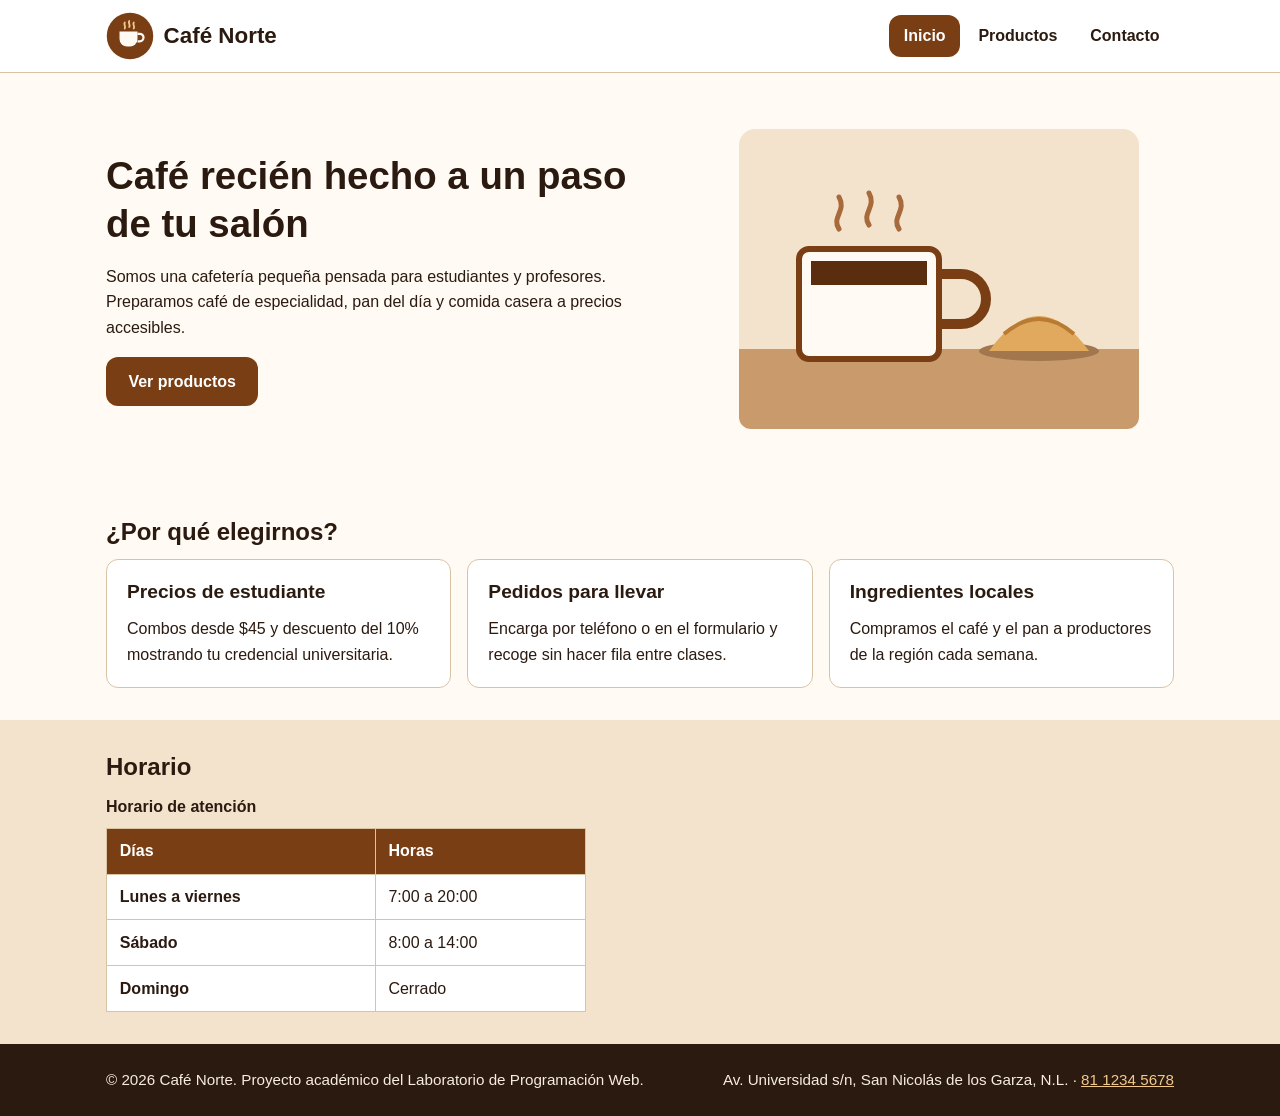
<file: index.html>
<!DOCTYPE html>
<html lang="es">
<head>
  <meta charset="utf-8">
  <meta name="viewport" content="width=device-width, initial-scale=1">
  <meta name="description" content="Café Norte: cafetería universitaria con café de especialidad, pan del día y comida casera.">
  <title>Inicio | Café Norte</title>
  <link rel="stylesheet" href="css/estilos.css">
</head>
<body>
  <a class="saltar" href="#contenido">Saltar al contenido principal</a>

  <header class="encabezado">
    <div class="contenedor encabezado__barra">
      <a class="marca" href="index.html">
        <img src="img/logo.svg" alt="" width="48" height="48">
        <span>Café Norte</span>
      </a>
      <nav aria-label="Navegación principal">
        <ul class="menu">
          <li><a href="index.html" aria-current="page">Inicio</a></li>
          <li><a href="servicios.html">Productos</a></li>
          <li><a href="contacto.html">Contacto</a></li>
        </ul>
      </nav>
    </div>
  </header>

  <main id="contenido">
    <section class="portada" aria-labelledby="titulo-portada">
      <div class="contenedor portada__grid">
        <div class="portada__texto">
          <h1 id="titulo-portada">Café recién hecho a un paso de tu salón</h1>
          <p>Somos una cafetería pequeña pensada para estudiantes y profesores. Preparamos café de especialidad, pan del día y comida casera a precios accesibles.</p>
          <a class="boton" href="servicios.html">Ver productos</a>
        </div>
        <img class="portada__imagen" src="img/hero.svg" width="400" height="300"
             alt="Ilustración de una taza de café humeante junto a un pan dulce sobre la barra">
      </div>
    </section>

    <section class="seccion" aria-labelledby="titulo-ventajas">
      <div class="contenedor">
        <h2 id="titulo-ventajas">¿Por qué elegirnos?</h2>
        <div class="tarjetas">
          <article class="tarjeta">
            <h3>Precios de estudiante</h3>
            <p>Combos desde $45 y descuento del 10% mostrando tu credencial universitaria.</p>
          </article>
          <article class="tarjeta">
            <h3>Pedidos para llevar</h3>
            <p>Encarga por teléfono o en el formulario y recoge sin hacer fila entre clases.</p>
          </article>
          <article class="tarjeta">
            <h3>Ingredientes locales</h3>
            <p>Compramos el café y el pan a productores de la región cada semana.</p>
          </article>
        </div>
      </div>
    </section>

    <section class="seccion seccion--clara" aria-labelledby="titulo-horario">
      <div class="contenedor">
        <h2 id="titulo-horario">Horario</h2>
        <table class="tabla">
          <caption>Horario de atención</caption>
          <thead>
            <tr>
              <th scope="col">Días</th>
              <th scope="col">Horas</th>
            </tr>
          </thead>
          <tbody>
            <tr>
              <th scope="row">Lunes a viernes</th>
              <td>7:00 a 20:00</td>
            </tr>
            <tr>
              <th scope="row">Sábado</th>
              <td>8:00 a 14:00</td>
            </tr>
            <tr>
              <th scope="row">Domingo</th>
              <td>Cerrado</td>
            </tr>
          </tbody>
        </table>
      </div>
    </section>
  </main>

  <footer class="pie">
    <div class="contenedor pie__grid">
      <p>&copy; 2026 Café Norte. Proyecto académico del Laboratorio de Programación Web.</p>
      <address>Av. Universidad s/n, San Nicolás de los Garza, N.L. · <a href="tel:+528112345678">81 1234 5678</a></address>
    </div>
  </footer>
</body>
</html>
</file>
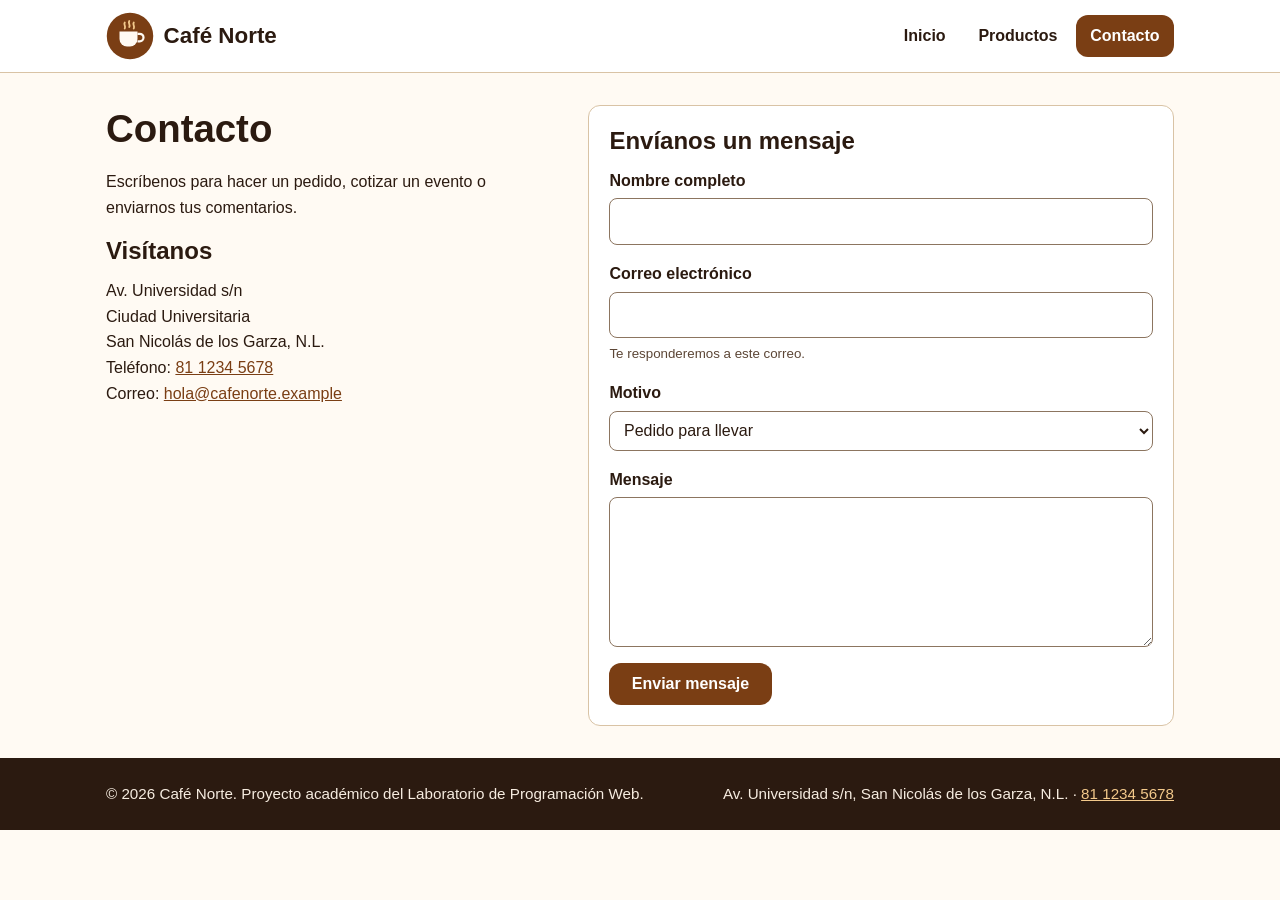
<file: contacto.html>
<!DOCTYPE html>
<html lang="es">
<head>
  <meta charset="utf-8">
  <meta name="viewport" content="width=device-width, initial-scale=1">
  <meta name="description" content="Contacto de Café Norte: ubicación, teléfono y formulario para pedidos.">
  <title>Contacto | Café Norte</title>
  <link rel="stylesheet" href="css/estilos.css">
</head>
<body>
  <a class="saltar" href="#contenido">Saltar al contenido principal</a>

  <header class="encabezado">
    <div class="contenedor encabezado__barra">
      <a class="marca" href="index.html">
        <img src="img/logo.svg" alt="" width="48" height="48">
        <span>Café Norte</span>
      </a>
      <nav aria-label="Navegación principal">
        <ul class="menu">
          <li><a href="index.html">Inicio</a></li>
          <li><a href="servicios.html">Productos</a></li>
          <li><a href="contacto.html" aria-current="page">Contacto</a></li>
        </ul>
      </nav>
    </div>
  </header>

  <main id="contenido">
    <section class="seccion" aria-labelledby="titulo-contacto">
      <div class="contenedor contacto">
        <div class="contacto__datos">
          <h1 id="titulo-contacto">Contacto</h1>
          <p>Escríbenos para hacer un pedido, cotizar un evento o enviarnos tus comentarios.</p>
          <h2>Visítanos</h2>
          <address>
            Av. Universidad s/n<br>
            Ciudad Universitaria<br>
            San Nicolás de los Garza, N.L.<br>
            Teléfono: <a href="tel:+528112345678">81 1234 5678</a><br>
            Correo: <a href="mailto:hola@cafenorte.example">hola@cafenorte.example</a>
          </address>
        </div>

        <form class="formulario" action="#" method="post">
          <h2>Envíanos un mensaje</h2>

          <div class="campo">
            <label for="nombre">Nombre completo</label>
            <input type="text" id="nombre" name="nombre" autocomplete="name" required>
          </div>

          <div class="campo">
            <label for="correo">Correo electrónico</label>
            <input type="email" id="correo" name="correo" autocomplete="email"
                   aria-describedby="ayuda-correo" required>
            <small id="ayuda-correo">Te responderemos a este correo.</small>
          </div>

          <div class="campo">
            <label for="motivo">Motivo</label>
            <select id="motivo" name="motivo">
              <option value="pedido">Pedido para llevar</option>
              <option value="evento">Cotización de evento</option>
              <option value="comentario">Comentario o sugerencia</option>
            </select>
          </div>

          <div class="campo">
            <label for="mensaje">Mensaje</label>
            <textarea id="mensaje" name="mensaje" rows="5" required></textarea>
          </div>

          <button class="boton" type="submit">Enviar mensaje</button>
        </form>
      </div>
    </section>
  </main>

  <footer class="pie">
    <div class="contenedor pie__grid">
      <p>&copy; 2026 Café Norte. Proyecto académico del Laboratorio de Programación Web.</p>
      <address>Av. Universidad s/n, San Nicolás de los Garza, N.L. · <a href="tel:+528112345678">81 1234 5678</a></address>
    </div>
  </footer>
</body>
</html>
</file>
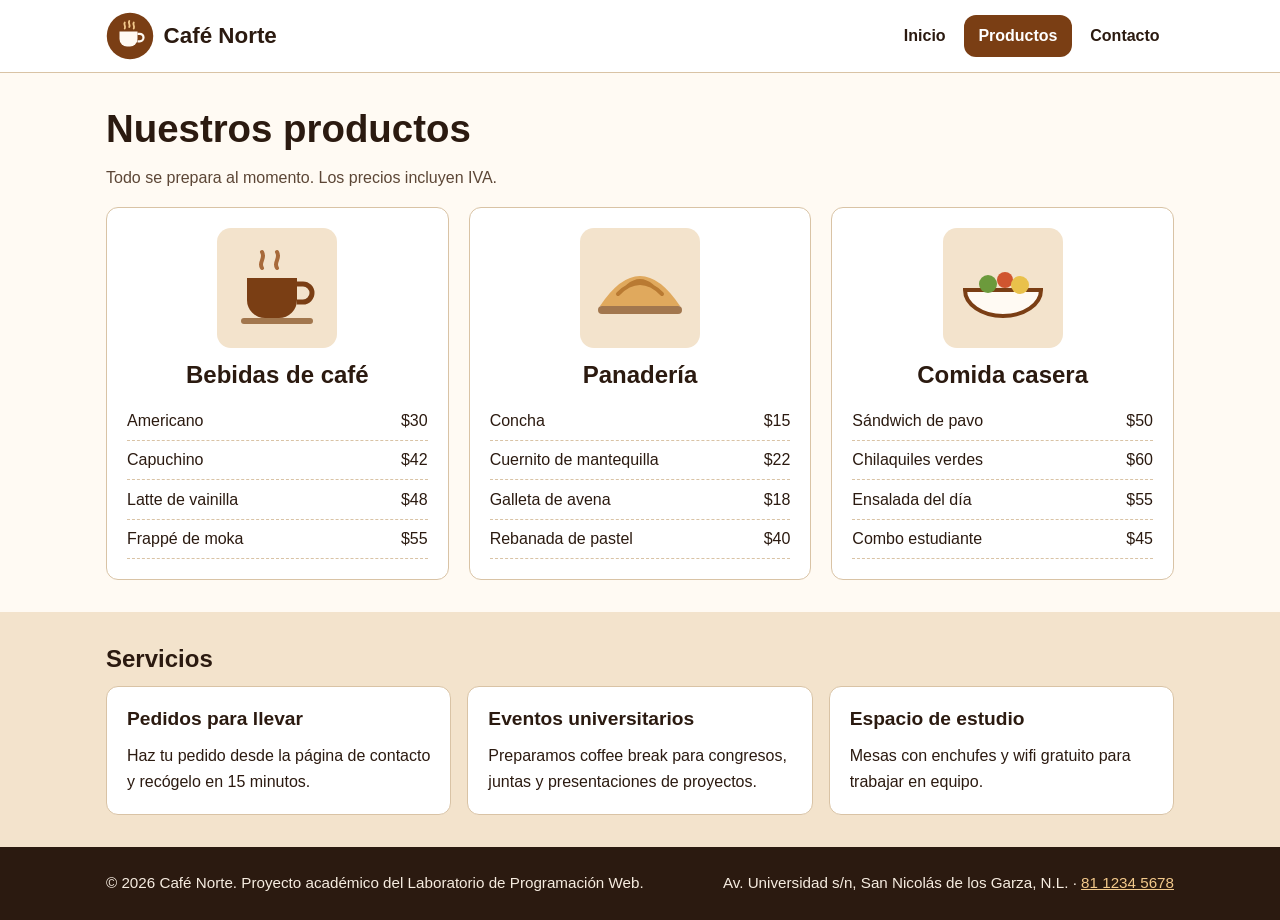
<file: servicios.html>
<!DOCTYPE html>
<html lang="es">
<head>
  <meta charset="utf-8">
  <meta name="viewport" content="width=device-width, initial-scale=1">
  <meta name="description" content="Productos de Café Norte: bebidas de café, panadería y comida casera.">
  <title>Productos | Café Norte</title>
  <link rel="stylesheet" href="css/estilos.css">
</head>
<body>
  <a class="saltar" href="#contenido">Saltar al contenido principal</a>

  <header class="encabezado">
    <div class="contenedor encabezado__barra">
      <a class="marca" href="index.html">
        <img src="img/logo.svg" alt="" width="48" height="48">
        <span>Café Norte</span>
      </a>
      <nav aria-label="Navegación principal">
        <ul class="menu">
          <li><a href="index.html">Inicio</a></li>
          <li><a href="servicios.html" aria-current="page">Productos</a></li>
          <li><a href="contacto.html">Contacto</a></li>
        </ul>
      </nav>
    </div>
  </header>

  <main id="contenido">
    <section class="seccion" aria-labelledby="titulo-productos">
      <div class="contenedor">
        <h1 id="titulo-productos">Nuestros productos</h1>
        <p class="introduccion">Todo se prepara al momento. Los precios incluyen IVA.</p>

        <div class="productos">
          <article class="producto">
            <img src="img/cafe.svg" width="120" height="120" alt="Ilustración de una taza de café">
            <h2>Bebidas de café</h2>
            <ul class="lista-precios">
              <li><span>Americano</span> <span>$30</span></li>
              <li><span>Capuchino</span> <span>$42</span></li>
              <li><span>Latte de vainilla</span> <span>$48</span></li>
              <li><span>Frappé de moka</span> <span>$55</span></li>
            </ul>
          </article>

          <article class="producto">
            <img src="img/pan.svg" width="120" height="120" alt="Ilustración de una concha de pan dulce">
            <h2>Panadería</h2>
            <ul class="lista-precios">
              <li><span>Concha</span> <span>$15</span></li>
              <li><span>Cuernito de mantequilla</span> <span>$22</span></li>
              <li><span>Galleta de avena</span> <span>$18</span></li>
              <li><span>Rebanada de pastel</span> <span>$40</span></li>
            </ul>
          </article>

          <article class="producto">
            <img src="img/comida.svg" width="120" height="120" alt="Ilustración de un plato con verduras">
            <h2>Comida casera</h2>
            <ul class="lista-precios">
              <li><span>Sándwich de pavo</span> <span>$50</span></li>
              <li><span>Chilaquiles verdes</span> <span>$60</span></li>
              <li><span>Ensalada del día</span> <span>$55</span></li>
              <li><span>Combo estudiante</span> <span>$45</span></li>
            </ul>
          </article>
        </div>
      </div>
    </section>

    <section class="seccion seccion--clara" aria-labelledby="titulo-servicios">
      <div class="contenedor">
        <h2 id="titulo-servicios">Servicios</h2>
        <div class="tarjetas">
          <article class="tarjeta">
            <h3>Pedidos para llevar</h3>
            <p>Haz tu pedido desde la página de contacto y recógelo en 15 minutos.</p>
          </article>
          <article class="tarjeta">
            <h3>Eventos universitarios</h3>
            <p>Preparamos coffee break para congresos, juntas y presentaciones de proyectos.</p>
          </article>
          <article class="tarjeta">
            <h3>Espacio de estudio</h3>
            <p>Mesas con enchufes y wifi gratuito para trabajar en equipo.</p>
          </article>
        </div>
      </div>
    </section>
  </main>

  <footer class="pie">
    <div class="contenedor pie__grid">
      <p>&copy; 2026 Café Norte. Proyecto académico del Laboratorio de Programación Web.</p>
      <address>Av. Universidad s/n, San Nicolás de los Garza, N.L. · <a href="tel:+528112345678">81 1234 5678</a></address>
    </div>
  </footer>
</body>
</html>
</file>
<file: css/estilos.css>
/* =========================================================
   Café Norte - Hoja de estilo principal
   Diseño "mobile first": primero los estilos para teléfono,
   después el breakpoint de 768px para tableta y computadora.
   ========================================================= */

/* ---------- Variables de color y medidas ---------- */
:root {
  --cafe-oscuro: #2b1a10;   /* texto principal */
  --cafe: #7a3e14;          /* color de marca, enlaces y botones */
  --cafe-hover: #5a2d0e;
  --crema: #fffaf3;         /* fondo general */
  --arena: #f3e3cc;         /* fondo de secciones alternas */
  --gris-texto: #5c4636;    /* textos secundarios */
  --borde: #d9c3a5;
  --radio: 12px;
  --ancho-max: 1100px;
}

/* ---------- Reinicio básico ---------- */
*,
*::before,
*::after {
  box-sizing: border-box;
}

body {
  margin: 0;
  font-family: "Segoe UI", Roboto, Arial, sans-serif;
  font-size: 1rem;
  line-height: 1.6;
  color: var(--cafe-oscuro);
  background-color: var(--crema);
}

img {
  max-width: 100%;
  height: auto;
  display: block;
}

h1,
h2,
h3 {
  line-height: 1.25;
  margin: 0 0 0.75rem;
}

h1 { font-size: 1.9rem; }
h2 { font-size: 1.5rem; }
h3 { font-size: 1.2rem; }

a {
  color: var(--cafe);
}

/* Foco visible para quien navega con teclado */
a:focus-visible,
button:focus-visible,
input:focus-visible,
select:focus-visible,
textarea:focus-visible {
  outline: 3px solid #1d5fbf;
  outline-offset: 2px;
}

.contenedor {
  width: 100%;
  max-width: var(--ancho-max);
  margin: 0 auto;
  padding: 0 1rem;
}

/* Enlace para saltar al contenido: oculto hasta recibir el foco */
.saltar {
  position: absolute;
  left: 1rem;
  top: -3rem;
  padding: 0.5rem 1rem;
  background-color: var(--cafe-oscuro);
  color: #ffffff;
  z-index: 10;
}

.saltar:focus {
  top: 1rem;
}

/* ---------- Encabezado y navegación (Flexbox) ---------- */
.encabezado {
  background-color: #ffffff;
  border-bottom: 1px solid var(--borde);
}

.encabezado__barra {
  display: flex;
  flex-direction: column;
  align-items: center;
  gap: 0.5rem;
  padding-top: 0.75rem;
  padding-bottom: 0.75rem;
}

.marca {
  display: flex;
  align-items: center;
  gap: 0.6rem;
  font-size: 1.4rem;
  font-weight: 700;
  color: var(--cafe-oscuro);
  text-decoration: none;
}

.menu {
  display: flex;
  flex-wrap: wrap;
  justify-content: center;
  gap: 0.25rem;
  margin: 0;
  padding: 0;
  list-style: none;
}

.menu a {
  display: block;
  padding: 0.5rem 0.9rem;
  border-radius: var(--radio);
  color: var(--cafe-oscuro);
  font-weight: 600;
  text-decoration: none;
}

.menu a:hover {
  background-color: var(--arena);
}

/* Página actual resaltada */
.menu a[aria-current="page"] {
  background-color: var(--cafe);
  color: #ffffff;
}

/* ---------- Botón ---------- */
.boton {
  display: inline-block;
  padding: 0.75rem 1.4rem;
  border: none;
  border-radius: var(--radio);
  background-color: var(--cafe);
  color: #ffffff;
  font-size: 1rem;
  font-weight: 700;
  text-decoration: none;
  cursor: pointer;
}

.boton:hover {
  background-color: var(--cafe-hover);
}

/* ---------- Portada (Grid) ---------- */
.portada {
  padding: 2rem 0;
}

.portada__grid {
  display: grid;
  grid-template-columns: 1fr;
  gap: 1.5rem;
  align-items: center;
}

.portada__imagen {
  border-radius: var(--radio);
  margin: 0 auto;
}

/* ---------- Secciones ---------- */
.seccion {
  padding: 2rem 0;
}

.seccion--clara {
  background-color: var(--arena);
}

.introduccion {
  color: var(--gris-texto);
  margin-top: 0;
}

/* ---------- Tarjetas (Grid) ---------- */
.tarjetas {
  display: grid;
  grid-template-columns: 1fr;
  gap: 1rem;
}

.tarjeta {
  background-color: #ffffff;
  border: 1px solid var(--borde);
  border-radius: var(--radio);
  padding: 1.25rem;
}

.tarjeta p {
  margin: 0;
}

/* ---------- Productos (Grid + Flexbox) ---------- */
.productos {
  display: grid;
  grid-template-columns: 1fr;
  gap: 1.25rem;
}

.producto {
  display: flex;
  flex-direction: column;
  align-items: center;
  background-color: #ffffff;
  border: 1px solid var(--borde);
  border-radius: var(--radio);
  padding: 1.25rem;
  text-align: center;
}

.producto img {
  margin-bottom: 0.75rem;
}

.lista-precios {
  width: 100%;
  margin: 0;
  padding: 0;
  list-style: none;
  text-align: left;
}

.lista-precios li {
  display: flex;
  justify-content: space-between;
  padding: 0.4rem 0;
  border-bottom: 1px dashed var(--borde);
}

/* ---------- Tabla de horario ---------- */
.tabla {
  width: 100%;
  max-width: 480px;
  border-collapse: collapse;
  background-color: #ffffff;
}

.tabla caption {
  text-align: left;
  font-weight: 700;
  padding-bottom: 0.5rem;
}

.tabla th,
.tabla td {
  padding: 0.6rem 0.8rem;
  border: 1px solid var(--borde);
  text-align: left;
}

.tabla thead th {
  background-color: var(--cafe);
  color: #ffffff;
}

/* ---------- Contacto y formulario ---------- */
.contacto {
  display: grid;
  grid-template-columns: 1fr;
  gap: 2rem;
}

address {
  font-style: normal;
}

.formulario {
  background-color: #ffffff;
  border: 1px solid var(--borde);
  border-radius: var(--radio);
  padding: 1.25rem;
}

.campo {
  display: flex;
  flex-direction: column;
  gap: 0.3rem;
  margin-bottom: 1rem;
}

.campo label {
  font-weight: 600;
}

.campo input,
.campo select,
.campo textarea {
  font: inherit;
  padding: 0.6rem;
  border: 1px solid #8c7560;
  border-radius: 8px;
  background-color: #ffffff;
  color: var(--cafe-oscuro);
}

.campo small {
  color: var(--gris-texto);
}

/* ---------- Pie de página ---------- */
.pie {
  background-color: var(--cafe-oscuro);
  color: #f6ece0;
  padding: 1.5rem 0;
  font-size: 0.95rem;
}

.pie a {
  color: #f3c98b;
}

.pie__grid {
  display: flex;
  flex-direction: column;
  gap: 0.5rem;
  text-align: center;
}

.pie p {
  margin: 0;
}

/* =========================================================
   Breakpoint: tableta y computadora (768px o más)
   ========================================================= */
@media (min-width: 768px) {
  h1 { font-size: 2.4rem; }

  .encabezado__barra {
    flex-direction: row;
    justify-content: space-between;
  }

  .portada {
    padding: 3.5rem 0;
  }

  .portada__grid {
    grid-template-columns: 1.1fr 0.9fr;
  }

  .tarjetas,
  .productos {
    grid-template-columns: repeat(3, 1fr);
  }

  .contacto {
    grid-template-columns: 1fr 1.3fr;
  }

  .pie__grid {
    flex-direction: row;
    justify-content: space-between;
    text-align: left;
  }
}
</file>
